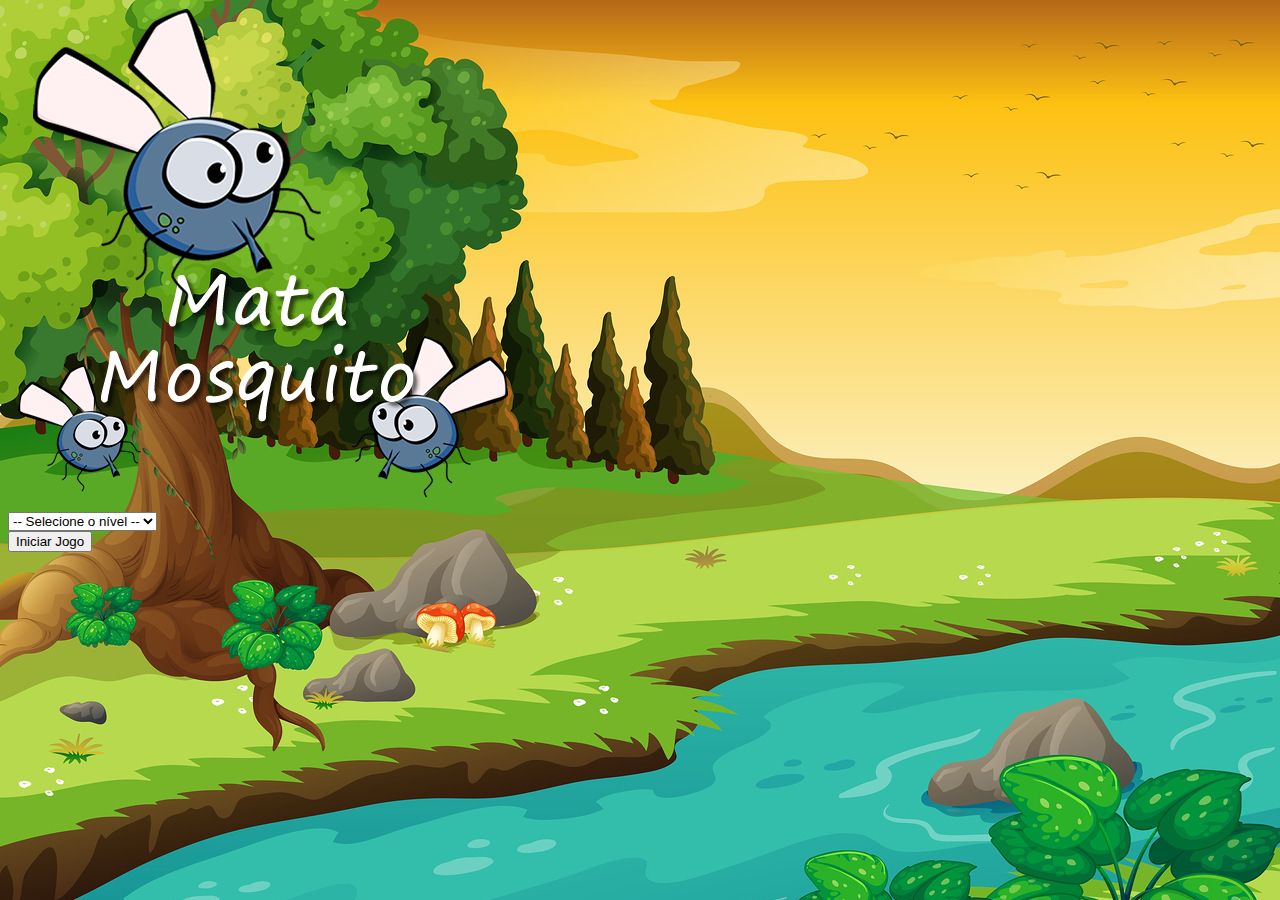
<file: index.html>
<!DOCTYPE html>
<html>
	<head>
		<title>Game Over</title>
		<meta charset="utf-8">

		<link rel="stylesheet" href="https://stackpath.bootstrapcdn.com/bootstrap/4.5.0/css/bootstrap.min.css" integrity="sha384-9aIt2nRpC12Uk9gS9baDl411NQApFmC26EwAOH8WgZl5MYYxFfc+NcPb1dKGj7Sk" crossorigin="anonymous">

		<link rel="stylesheet" type="text/css" href="estilo.css">

		<script type="text/javascript">
			function iniciarJogo() {
				var nivel =document.getElementById('nivel').value

				if (nivel === '') {
					alert('Selecione um nível para iniciar o jogo')
					// RETURN encerra a função forçando a repetição
					return false
				} 
					window.location.href = 'app.html?' + nivel
			}
		</script>

	</head>
	<body>

		<div class="container">

			<div class="row">
				<div class="col">
					<div class="d-flex justify-content-center">
						<img src="imagens/game.png">
					</div>					
				</div>
			</div>

			<div class="row">
				<div class="col">
					<div class="d-flex justify-content-center">
						<div class="mb-2">
							<select class="form-control" id="nivel">
								<option value="">-- Selecione o nível --</option>
								<option value="normal">Normal</option>
								<option value="dificil">Difícil</option>
								<option value="extremo">Extremo</option>
							</select>
						</div>

					</div>
				</div>
			</div>
				
			<div class="row">
				<div class="col">
					<div class="d-flex justify-content-center">
						<button type="button" class="btn btn-danger btn-lg" onclick="iniciarJogo()">Iniciar Jogo</button>
					</div>					
				</div>
			</div>

		</div>

	</body>
</html>
</file>
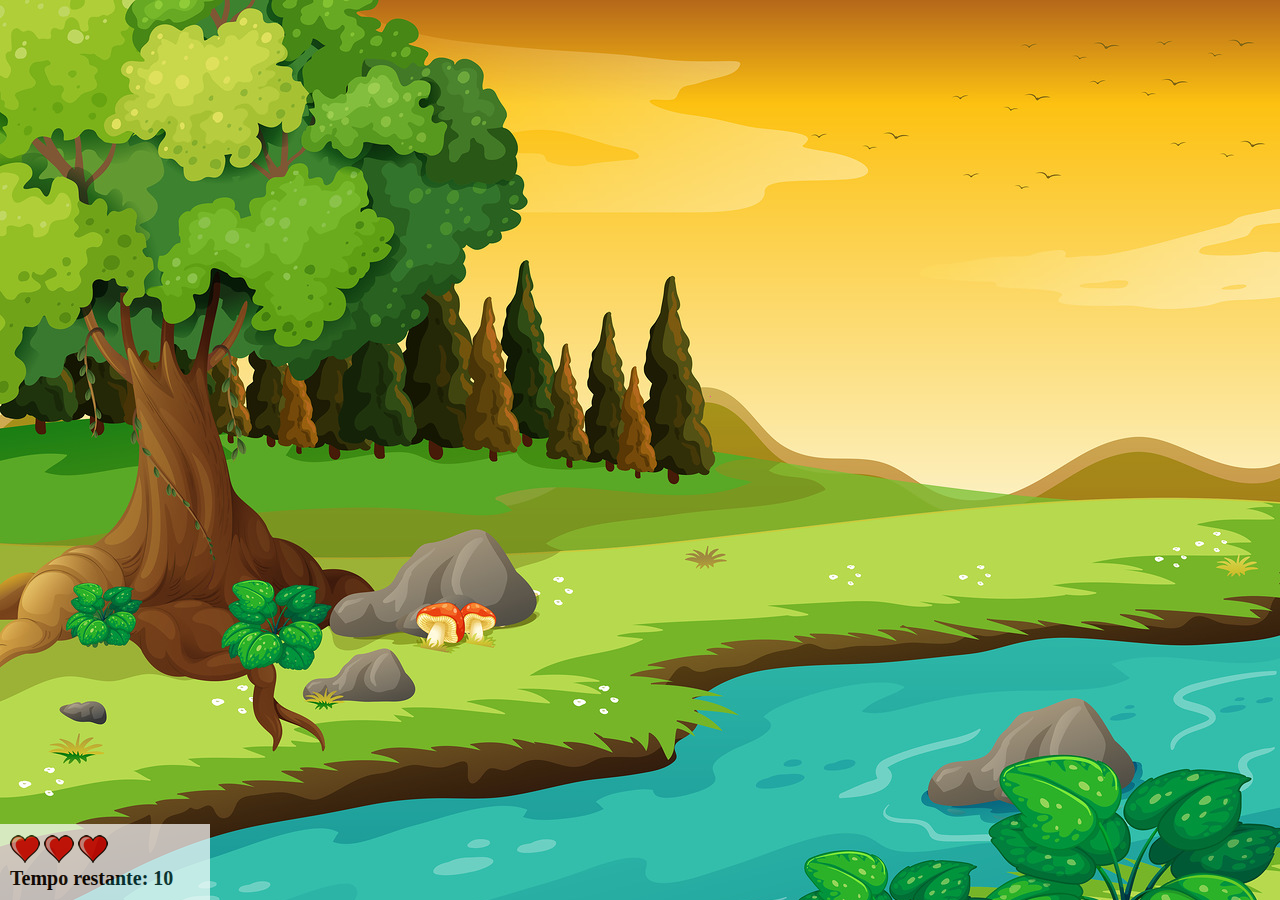
<file: app.html>
<!DOCTYPE html>
<html>
	<head>
		<title>Jogo Mata Mosquito</title>
		<meta charset="utf-8">

		<!--Chamando a classe com o JS -->
		<script src="jogo.js"></script>

		<!--Chamando os efeitos e imagens  (CSS)-->
		<link rel="stylesheet" href="estilo.css">
	</head>

	<!--Chamando a função para saber o tamanho da tela dentro do body. Por estar dentro do Body, qualquer alteração no tamanho da tela, chama a função --> 
	<body onresize="ajustaTelaJogo()">

		<div class="painel">
			<div class="vidas">
				<img id="v1" src="imagens/coracao_cheio.png">
				<img id="v2" src="imagens/coracao_cheio.png">
				<img id="v3" src="imagens/coracao_cheio.png">
			</div>

			<div class="cronometro">Tempo restante: <span id="cronometro"></span></div>
		</div>

		<!--Fazendo a chamada da imagem e a classe que modifica o tamanho da mesma-->
		<!--
		<img src="imagens/mosca.png" class="mosquito1">
		-->

		<!--Chamando uma função após a leitura do Browser. // O a função pode ser chamada dentro do BODY com o <SCRIPT>, pois o mesmo já foi definido no HEAD com o caminho SRC que esta apontando onde a/as funcão(ções) estão contidas-->
		<script>
			document.getElementById('cronometro').innerHTML = tempo

			var criaMosquito = setInterval(function(){
				posicaoRandomica()
			}, criaMosquitoTempo)	
		</script>

	</body>
</html>
</file>
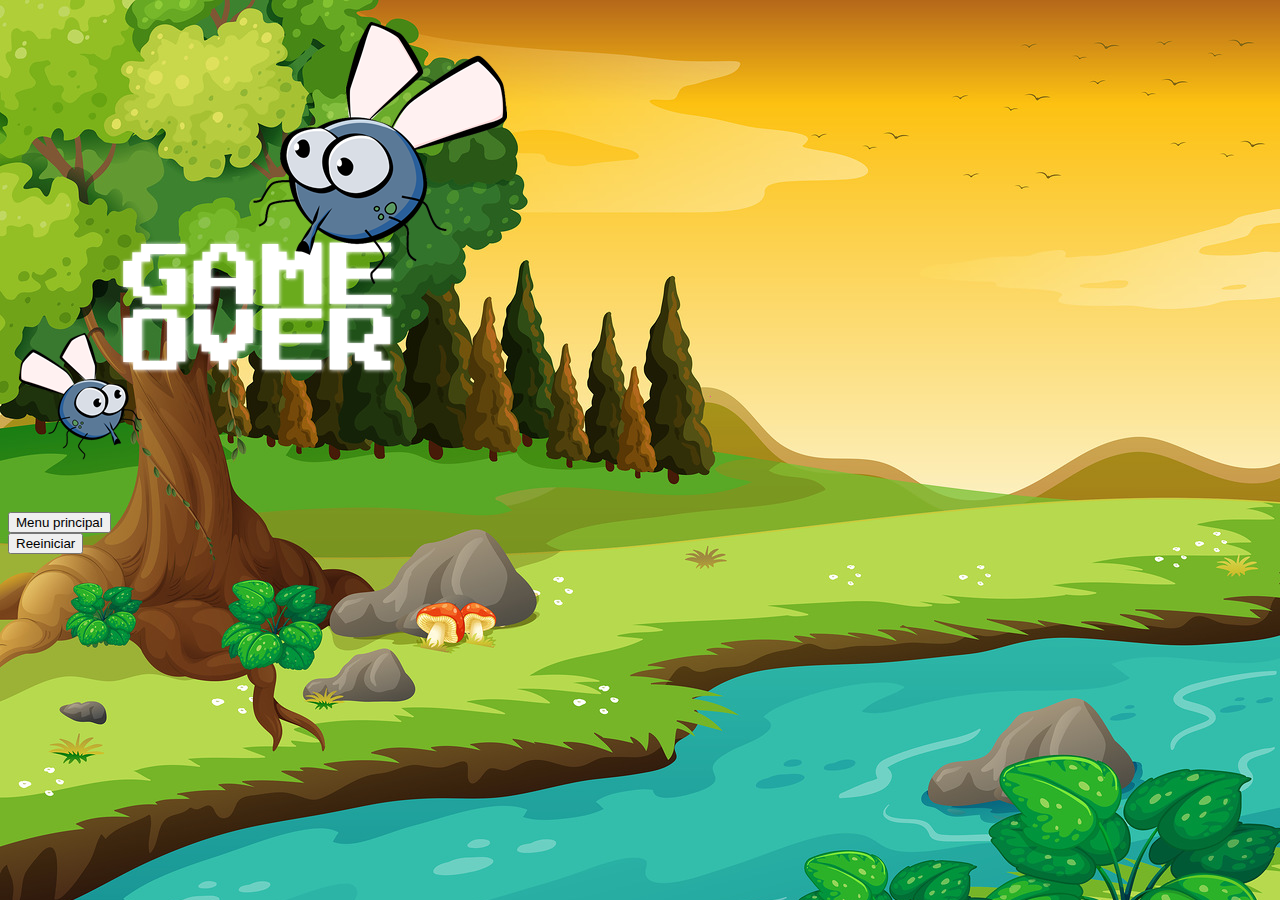
<file: fim_de_jogo.html>
<!DOCTYPE html>
<html>
	<head>
		<title>Game Over</title>
		<meta charset="utf-8">

		<link rel="stylesheet" href="https://stackpath.bootstrapcdn.com/bootstrap/4.5.0/css/bootstrap.min.css" integrity="sha384-9aIt2nRpC12Uk9gS9baDl411NQApFmC26EwAOH8WgZl5MYYxFfc+NcPb1dKGj7Sk" crossorigin="anonymous">

		<link rel="stylesheet" type="text/css" href="estilo.css">
	</head>
	<body>

		<div class="container">

			<div class="row">
				<div class="col">
					<div class="d-flex justify-content-center">
						<img src="imagens/game_over.png">
					</div>					
				</div>
			</div>

			<div class="mb-2">
				<div class="row">
					<div class="col">
						<div class="d-flex justify-content-center">
							<button type="button" class="btn btn-dark btn-lg" onclick="window.location.href ='index.html'">Menu principal</button>
						</div>					
					</div>
				</div>
			</div>

			<div class="row">
				<div class="col">
					<div class="d-flex justify-content-center">
						<button type="button" class="btn btn-dark btn-lg" onclick="window.location.href ='app.html'">Reeiniciar</button>
					</div>					
				</div>
			</div>

		</div>

	</body>
</html>
</file>
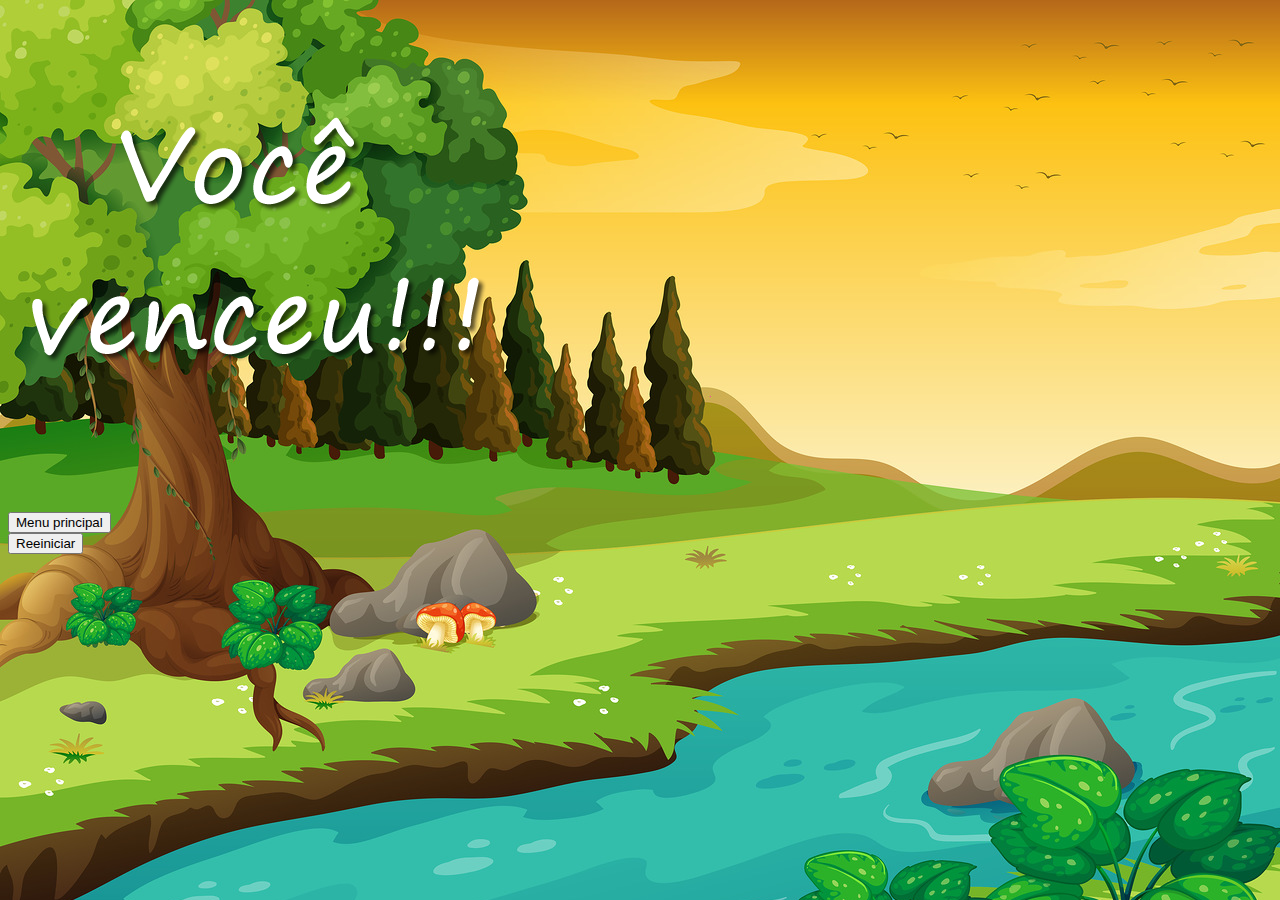
<file: vitoria.html>
<!DOCTYPE html>
<html>
	<head>
		<title>Vitória</title>
		<meta charset="utf-8">

		<link rel="stylesheet" href="https://stackpath.bootstrapcdn.com/bootstrap/4.5.0/css/bootstrap.min.css" integrity="sha384-9aIt2nRpC12Uk9gS9baDl411NQApFmC26EwAOH8WgZl5MYYxFfc+NcPb1dKGj7Sk" crossorigin="anonymous">

		<link rel="stylesheet" type="text/css" href="estilo.css">
	</head>
	<body>

		<div class="container">

			<div class="row">
				<div class="col">
					<div class="d-flex justify-content-center">
						<img src="imagens/vitoria.png">
					</div>					
				</div>
			</div>

			<div class="mb-2">
				<div class="row">
					<div class="col">
						<div class="d-flex justify-content-center">
							<button type="button" class="btn btn-dark btn-lg" onclick="window.location.href ='index.html'">Menu principal</button>
						</div>					
					</div>
				</div>
			</div>

			<div class="row">
				<div class="col">
					<div class="d-flex justify-content-center">
						<button type="button" class="btn btn-dark btn-lg" onclick="window.location.href ='app.html'">Reeiniciar</button>
					</div>					
				</div>
			</div>

		</div>

	</body>
</html>
</file>
<file: estilo.css>
html {
	cursor: url(imagens/mata_mosca.png) 30 30, auto;
}
body {
	background-image: url(imagens/bg.jpg);
	background-repeat: no-repeat;
}

.mosquito1 {
	width: 50px;
	height: 50px;
}

.mosquito2 {
	width: 70px;
	height: 70px;
}

.mosquito3 {
	width: 90px;
	height: 90px;
}

.ladoA {
	/*Alterando o lado que a img aparece*/
	transform: scaleX(1);
}

.ladoB {
	/*Alterando o lado que a img aparece*/
	transform: scaleX(-1);
}

.painel {
	position: absolute;
	width: 190px;
	padding: 10px;
	left: 0px;
	bottom: 0px;
	border-top: solid 1px #fff;
	background-color: #fff;
	opacity: 0.7;
}

.vidas {
	float: left;
}

.cronometro {
	float: left;
	font-size: 20px;
	font-weight: bold;
}
</file>
